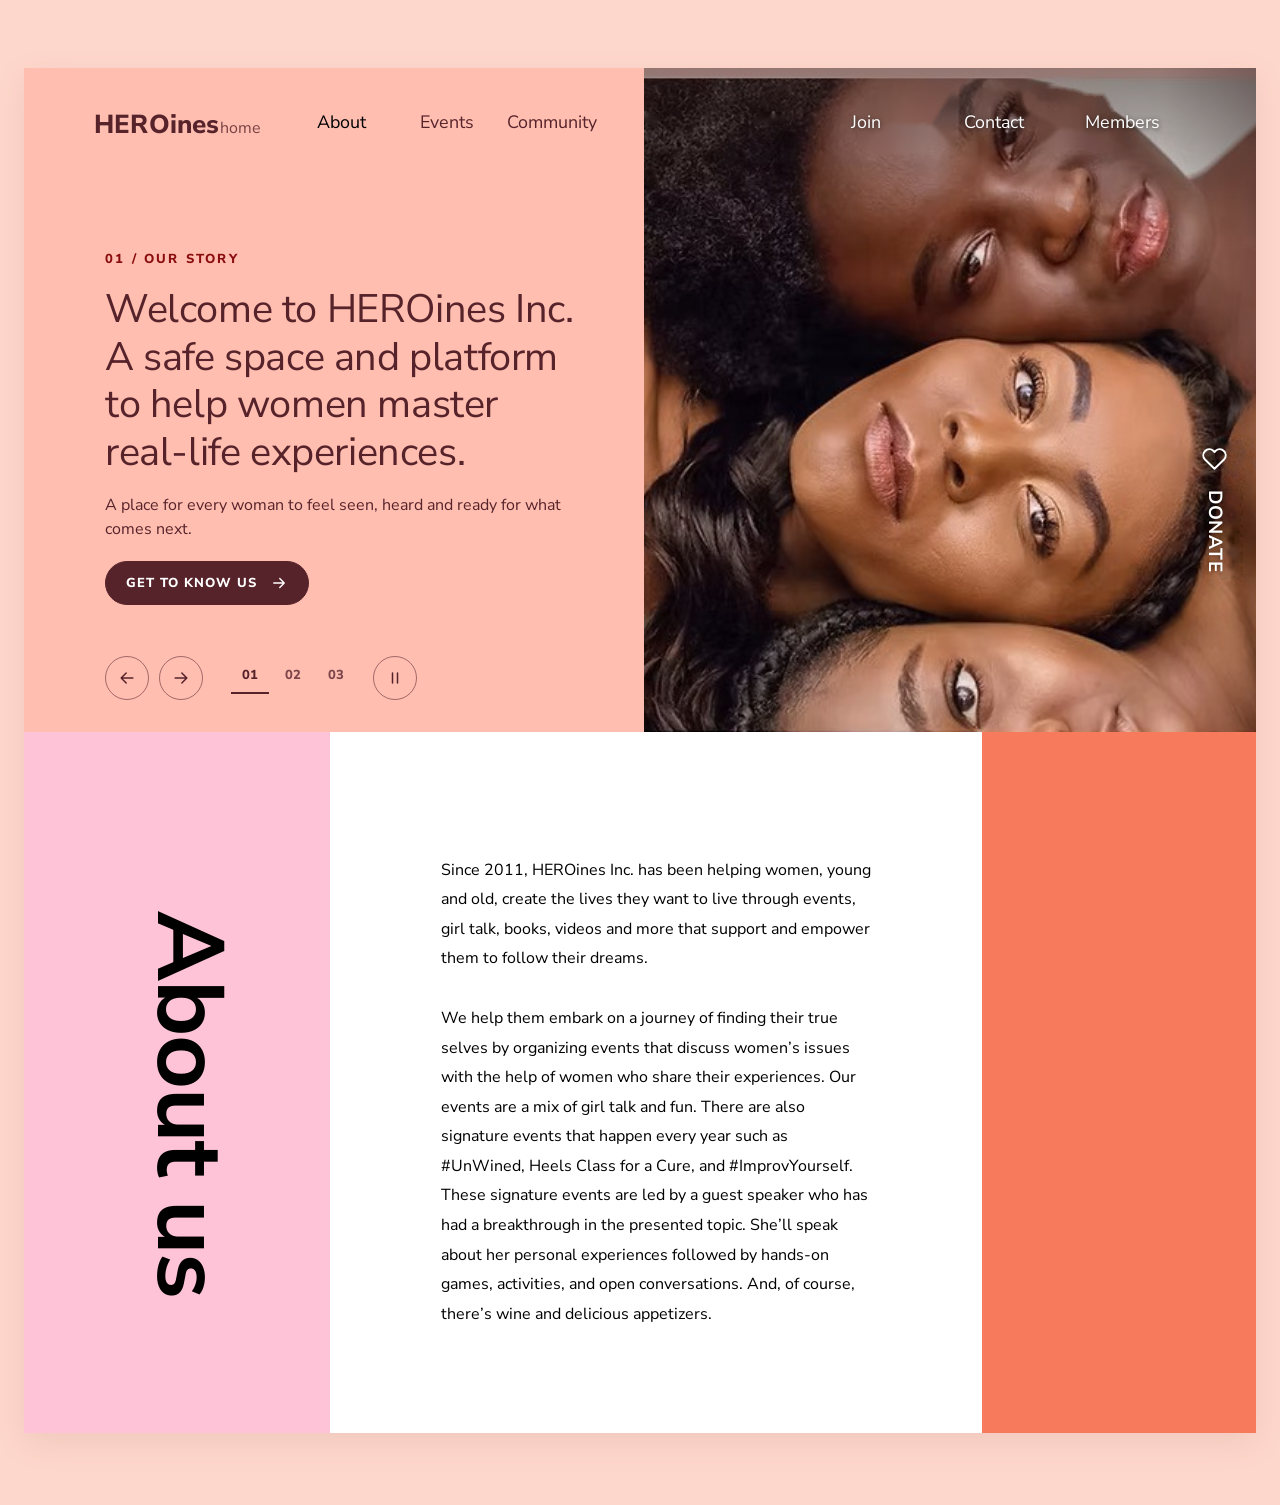
<file: index.html>
<!DOCTYPE html>
<html lang="en">
<head>
  <meta charset="utf-8">
  <meta name="viewport" content="width=device-width, initial-scale=1">
  <meta name="description" content="About HEROines Inc. — a safe space and platform helping women master real-life experiences since 2011.">
  <title>About us | HEROines Inc.</title>

  <!-- Avenir Next is the design's font; Nunito Sans is the closest free
       stand-in for everyone who does not have it installed. -->
  <link rel="preconnect" href="https://fonts.googleapis.com">
  <link rel="preconnect" href="https://fonts.gstatic.com" crossorigin>
  <link rel="stylesheet"
        href="https://fonts.googleapis.com/css2?family=Nunito+Sans:wght@400;700;800&display=swap">

  <link rel="stylesheet" href="styles.css">
  <script src="hero-slideshow.js" defer></script>
</head>
<body>

  <!-- Page frame: the whole site sits on the blush page background -->
  <div class="page">

    <!-- ============ HERO ============ -->
    <header class="hero hero--slideshow" data-hero-slideshow>

      <!-- The first photo and copy are real HTML so the hero still works without JavaScript. -->
      <div class="hero__panes">
        <div class="hero__pane hero__pane--flat"></div>
        <div class="hero__pane hero__pane--photo" data-slide-photos>
          <img class="hero__photo is-active" src="images/hero.jpg" width="443" height="453"
               fetchpriority="high" alt="Three women lying close together and looking at the camera">
        </div>
      </div>

      <!-- main navigation, laid over both panes -->
      <nav class="nav" aria-label="Main">
        <a class="brand" href="index.html">
          <span class="brand__name">HEROines</span><span class="brand__home">home</span>
        </a>

        <ul class="nav__list">
          <li class="nav__item">
            <a class="nav__link is-current" href="index.html" aria-current="page"><span class="nav__label">About</span></a>
          </li>
          <li class="nav__item">
            <a class="nav__link" href="events.html"><span class="nav__label">Events</span></a>
          </li>
          <li class="nav__item">
            <a class="nav__link" href="#"><span class="nav__label">Community</span></a>
          </li>
          <!-- the last three items sit on the photograph, so their hover
               rule is drawn in white (see .nav__item--photo) -->
          <li class="nav__item nav__item--photo">
            <a class="nav__link" href="#"><span class="nav__label">Join</span></a>
          </li>
          <li class="nav__item nav__item--photo">
            <a class="nav__link" href="#"><span class="nav__label">Contact</span></a>
          </li>
          <li class="nav__item nav__item--photo">
            <a class="nav__link" href="#"><span class="nav__label">Members</span></a>
          </li>
        </ul>
      </nav>

      <!-- Featured story. Text, link and photograph change together. -->
      <div class="hero-slide__content" data-slide-content>
        <p class="hero-slide__eyebrow" data-slide-eyebrow>01 / Our story</p>
        <h1 class="hero__title" data-slide-title>Welcome to HEROines Inc.<br> A safe space and platform<br> to help women master<br> real-life experiences.</h1>
        <p class="hero-slide__description" data-slide-description>A place for every woman to feel seen, heard and ready for what comes next.</p>
        <a class="hero-slide__link" href="#about" data-slide-link>
          <span data-slide-link-label>Get to know us</span>
          <svg viewBox="0 0 24 24" aria-hidden="true"><path d="M5 12h14m-6-6 6 6-6 6"/></svg>
        </a>
      </div>

      <!-- Controls are shown only after the slideshow script has initialized. -->
      <div class="hero-carousel" role="group" aria-label="Featured stories controls" hidden>
        <button class="hero-carousel__arrow" type="button" data-slide-prev aria-label="Previous slide">
          <svg viewBox="0 0 24 24" aria-hidden="true"><path d="M19 12H5m6-6-6 6 6 6"/></svg>
        </button>
        <button class="hero-carousel__arrow" type="button" data-slide-next aria-label="Next slide">
          <svg viewBox="0 0 24 24" aria-hidden="true"><path d="M5 12h14m-6-6 6 6-6 6"/></svg>
        </button>
        <div class="hero-carousel__pagination" role="group" aria-label="Choose a featured story" data-slide-pagination></div>
        <button class="hero-carousel__toggle" type="button" data-slide-toggle aria-label="Pause slideshow">
          <svg class="hero-carousel__icon--pause" viewBox="0 0 24 24" aria-hidden="true"><path d="M9 6v12m6-12v12"/></svg>
          <svg class="hero-carousel__icon--play" viewBox="0 0 24 24" aria-hidden="true"><path d="m9 6 9 6-9 6Z"/></svg>
        </button>
      </div>
      <p class="visually-hidden" role="status" aria-live="polite" data-slide-status></p>

      <!-- vertical donate button -->
      <a class="donate" href="#">
        <svg class="donate__heart" viewBox="0 0 24 24" aria-hidden="true">
          <path d="M12 20.5 3.9 12.6a5 5 0 0 1 7.1-7l1 1 1-1a5 5 0 0 1 7.1 7Z"/>
        </svg>
        <span class="donate__label">Donate</span>
      </a>

    </header>

    <!-- ============ ABOUT ============ -->
    <main class="about" id="about">

      <div class="about__heading">
        <h2 class="about__title">About us</h2>
      </div>

      <div class="about__body">
        <div class="about__copy">
          <p>Since 2011, HEROines Inc. has been helping women, young and old, create the lives they
            want to live through events, girl talk, books, videos and more that support and empower
            them to follow their dreams.</p>

          <p>We help them embark on a journey of finding their true selves by organizing events that
            discuss women&rsquo;s issues with the help of women who share their experiences. Our
            events are a mix of girl talk and fun. There are also signature events that happen every
            year such as #UnWined, Heels Class for a Cure, and #ImprovYourself. These signature
            events are led by a guest speaker who has had a breakthrough in the presented topic.
            She&rsquo;ll speak about her personal experiences followed by hands-on games, activities,
            and open conversations. And, of course, there&rsquo;s wine and delicious appetizers.</p>
        </div>
      </div>

      <div class="about__accent" role="presentation"></div>

    </main>
  </div>

</body>
</html>
</file>
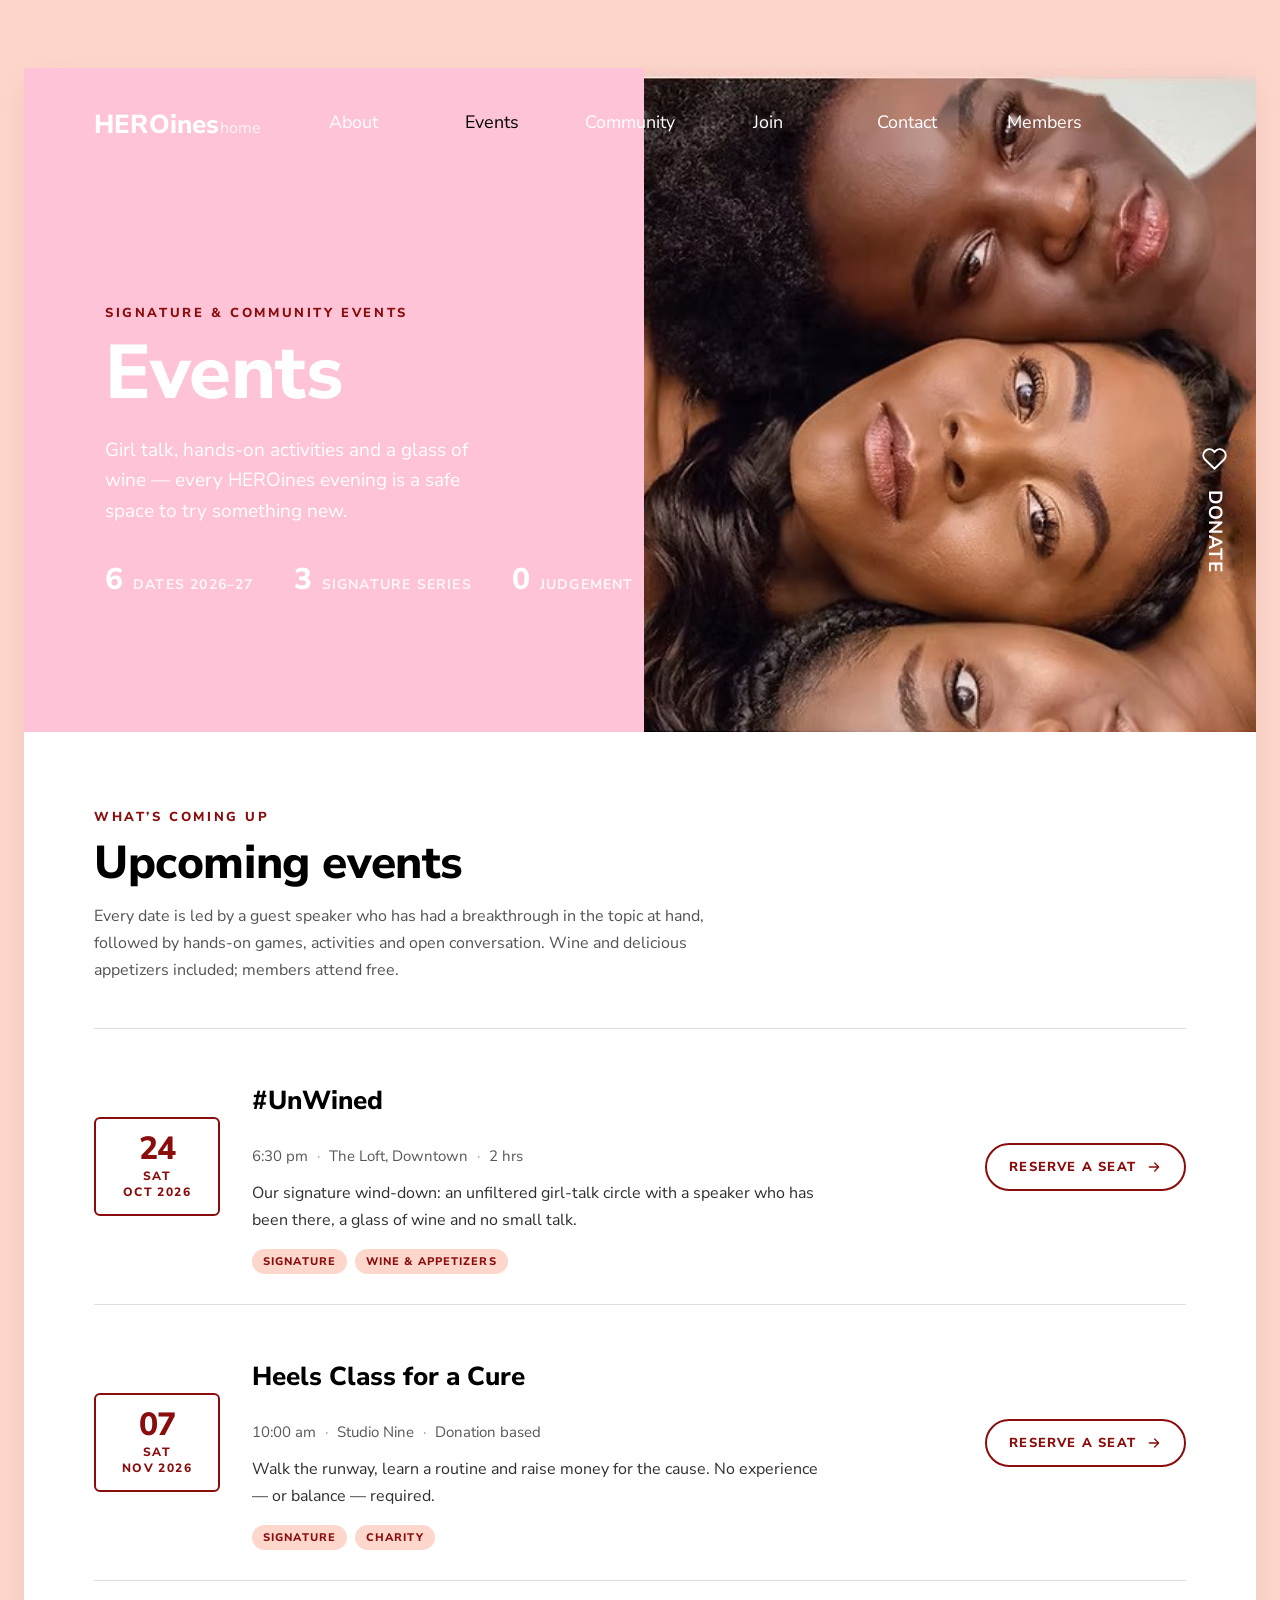
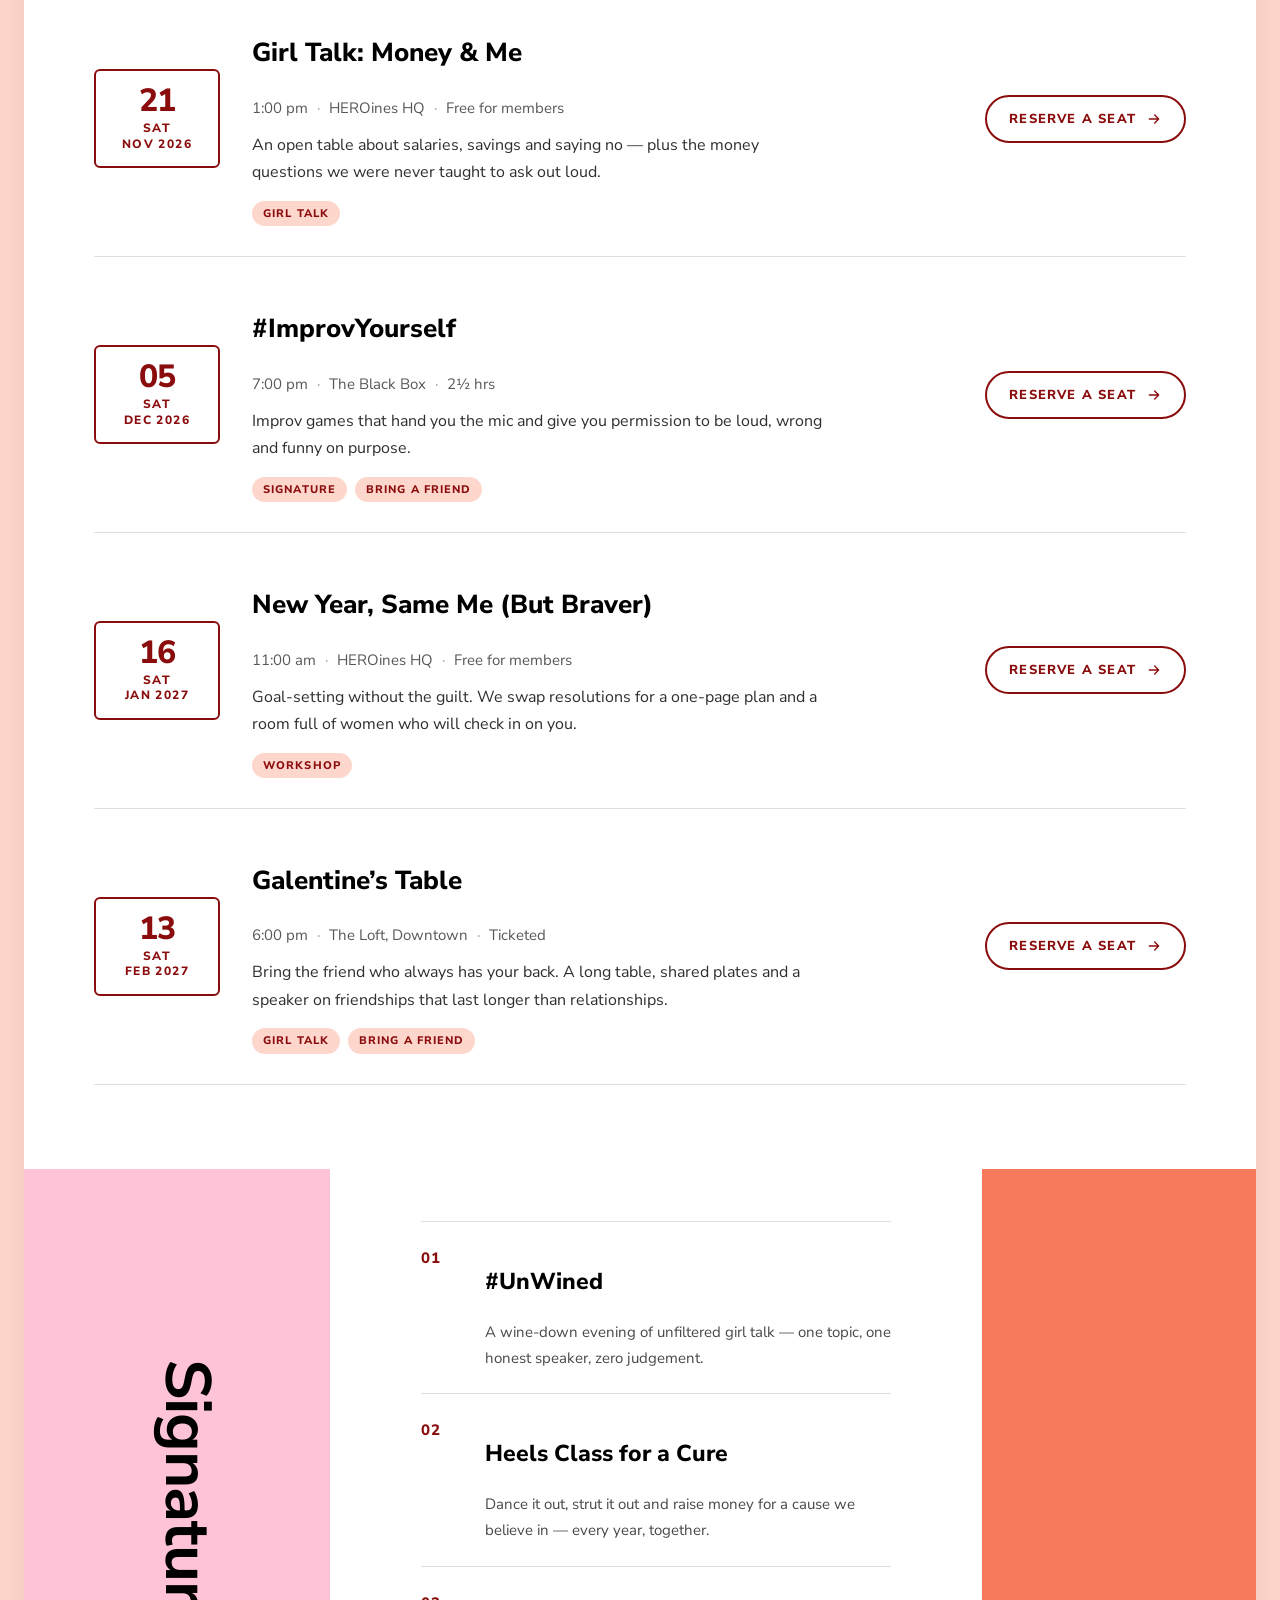
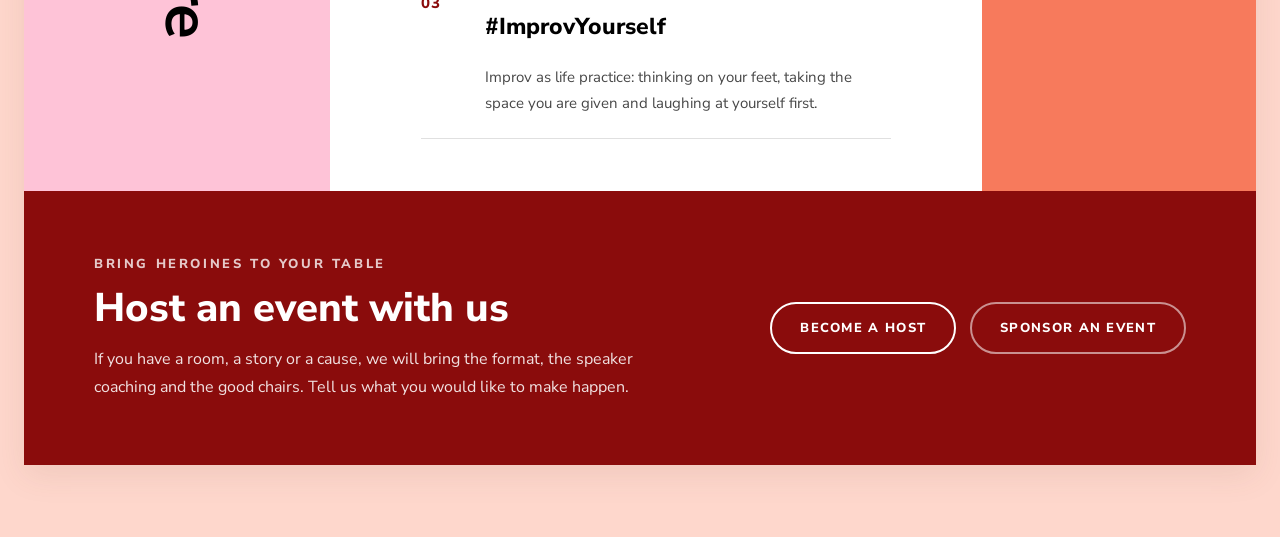
<file: events.html>
<!DOCTYPE html>
<html lang="en">
<head>
  <meta charset="utf-8">
  <meta name="viewport" content="width=device-width, initial-scale=1">
  <meta name="description" content="HEROines Inc. events — #UnWined, Heels Class for a Cure, #ImprovYourself and more girl-talk evenings. Safe space, great speaker, wine and appetizers.">
  <title>Events | HEROines Inc.</title>

  <!-- Avenir Next is the design's font; Nunito Sans is the closest free
       stand-in for everyone who does not have it installed. -->
  <link rel="preconnect" href="https://fonts.googleapis.com">
  <link rel="preconnect" href="https://fonts.gstatic.com" crossorigin>
  <link rel="stylesheet"
        href="https://fonts.googleapis.com/css2?family=Nunito+Sans:wght@400;700;800&display=swap">

  <link rel="stylesheet" href="styles.css">
</head>
<body>

  <!-- Page frame: the whole site sits on the blush page background -->
  <div class="page">

    <!-- ============ HERO / BANNER ============ -->
    <header class="hero hero--events">

      <!-- pink pane + photo pane -->
      <div class="hero__panes">
        <div class="hero__pane hero__pane--flat"></div>
        <div class="hero__pane hero__pane--photo">
          <img class="hero__photo" src="images/hero.jpg"
               alt="Three women resting their heads together and smiling at the camera">
        </div>
      </div>

      <!-- main navigation, laid over both panes -->
      <nav class="nav" aria-label="Main">
        <a class="brand" href="index.html">
          <span class="brand__name">HEROines</span><span class="brand__home">home</span>
        </a>

        <ul class="nav__list">
          <li class="nav__item">
            <a class="nav__link" href="index.html"><span class="nav__label">About</span></a>
          </li>
          <li class="nav__item">
            <a class="nav__link is-current" href="events.html" aria-current="page"><span class="nav__label">Events</span></a>
          </li>
          <li class="nav__item">
            <a class="nav__link" href="#"><span class="nav__label">Community</span></a>
          </li>
          <!-- the last three items sit on the photograph, so their hover
               rule is drawn in white (see .nav__item--photo) -->
          <li class="nav__item nav__item--photo">
            <a class="nav__link" href="#"><span class="nav__label">Join</span></a>
          </li>
          <li class="nav__item nav__item--photo">
            <a class="nav__link" href="#"><span class="nav__label">Contact</span></a>
          </li>
          <li class="nav__item nav__item--photo">
            <a class="nav__link" href="#"><span class="nav__label">Members</span></a>
          </li>
        </ul>
      </nav>

      <!-- banner copy -->
      <div class="event-hero__copy">
        <p class="eyebrow event-hero__eyebrow">Signature &amp; community events</p>

        <h1 class="event-hero__title">Events</h1>

        <p class="event-hero__lede">Girl talk, hands-on activities and a glass of wine — every
          HEROines evening is a safe space to try something new.</p>

        <div class="event-hero__meta">
          <p class="event-hero__stat"><b>6</b><span>Dates 2026&ndash;27</span></p>
          <p class="event-hero__stat"><b>3</b><span>Signature series</span></p>
          <p class="event-hero__stat"><b>0</b><span>Judgement</span></p>
        </div>
      </div>

      <!-- vertical donate button -->
      <a class="donate" href="#">
        <svg class="donate__heart" viewBox="0 0 24 24" aria-hidden="true">
          <path d="M12 20.5 3.9 12.6a5 5 0 0 1 7.1-7l1 1 1-1a5 5 0 0 1 7.1 7Z"/>
        </svg>
        <span class="donate__label">Donate</span>
      </a>

    </header>

    <!-- ============ UPCOMING LIST ============ -->
    <main class="events" id="upcoming">

      <div class="events__head">
        <p class="eyebrow event-hero__eyebrow">What&rsquo;s coming up</p>
        <h2 class="events__title">Upcoming events</h2>
        <p class="events__note">Every date is led by a guest speaker who has had a breakthrough in the
          topic at hand, followed by hands-on games, activities and open conversation. Wine and
          delicious appetizers included; members attend free.</p>
      </div>

      <ul class="event-list">

        <li class="event">
          <p class="event__date">
            <span class="event__day">24</span>
            <span class="event__month">Sat<br>Oct 2026</span>
          </p>

          <div class="event__info">
            <h3 class="event__name">#UnWined</h3>
            <p class="event__meta">
              <span>6:30 pm</span><span>The Loft, Downtown</span><span>2 hrs</span>
            </p>
            <p class="event__blurb">Our signature wind-down: an unfiltered girl-talk circle with a
              speaker who has been there, a glass of wine and no small talk.</p>
            <p class="event__tags">
              <span class="event__tag">Signature</span>
              <span class="event__tag">Wine &amp; appetizers</span>
            </p>
          </div>

          <a class="event__more" href="#">
            Reserve a seat
            <svg viewBox="0 0 24 24" aria-hidden="true"><path d="M5 12h14M13 6l6 6-6 6"/></svg>
          </a>
        </li>

        <li class="event">
          <p class="event__date">
            <span class="event__day">07</span>
            <span class="event__month">Sat<br>Nov 2026</span>
          </p>

          <div class="event__info">
            <h3 class="event__name">Heels Class for a Cure</h3>
            <p class="event__meta">
              <span>10:00 am</span><span>Studio Nine</span><span>Donation based</span>
            </p>
            <p class="event__blurb">Walk the runway, learn a routine and raise money for the cause.
              No experience &mdash; or balance &mdash; required.</p>
            <p class="event__tags">
              <span class="event__tag">Signature</span>
              <span class="event__tag">Charity</span>
            </p>
          </div>

          <a class="event__more" href="#">
            Reserve a seat
            <svg viewBox="0 0 24 24" aria-hidden="true"><path d="M5 12h14M13 6l6 6-6 6"/></svg>
          </a>
        </li>

        <li class="event">
          <p class="event__date">
            <span class="event__day">21</span>
            <span class="event__month">Sat<br>Nov 2026</span>
          </p>

          <div class="event__info">
            <h3 class="event__name">Girl Talk: Money &amp; Me</h3>
            <p class="event__meta">
              <span>1:00 pm</span><span>HEROines HQ</span><span>Free for members</span>
            </p>
            <p class="event__blurb">An open table about salaries, savings and saying no &mdash; plus
              the money questions we were never taught to ask out loud.</p>
            <p class="event__tags">
              <span class="event__tag">Girl talk</span>
            </p>
          </div>

          <a class="event__more" href="#">
            Reserve a seat
            <svg viewBox="0 0 24 24" aria-hidden="true"><path d="M5 12h14M13 6l6 6-6 6"/></svg>
          </a>
        </li>

        <li class="event">
          <p class="event__date">
            <span class="event__day">05</span>
            <span class="event__month">Sat<br>Dec 2026</span>
          </p>

          <div class="event__info">
            <h3 class="event__name">#ImprovYourself</h3>
            <p class="event__meta">
              <span>7:00 pm</span><span>The Black Box</span><span>2&frac12; hrs</span>
            </p>
            <p class="event__blurb">Improv games that hand you the mic and give you permission to be
              loud, wrong and funny on purpose.</p>
            <p class="event__tags">
              <span class="event__tag">Signature</span>
              <span class="event__tag">Bring a friend</span>
            </p>
          </div>

          <a class="event__more" href="#">
            Reserve a seat
            <svg viewBox="0 0 24 24" aria-hidden="true"><path d="M5 12h14M13 6l6 6-6 6"/></svg>
          </a>
        </li>

        <li class="event">
          <p class="event__date">
            <span class="event__day">16</span>
            <span class="event__month">Sat<br>Jan 2027</span>
          </p>

          <div class="event__info">
            <h3 class="event__name">New Year, Same Me (But Braver)</h3>
            <p class="event__meta">
              <span>11:00 am</span><span>HEROines HQ</span><span>Free for members</span>
            </p>
            <p class="event__blurb">Goal-setting without the guilt. We swap resolutions for a
              one-page plan and a room full of women who will check in on you.</p>
            <p class="event__tags">
              <span class="event__tag">Workshop</span>
            </p>
          </div>

          <a class="event__more" href="#">
            Reserve a seat
            <svg viewBox="0 0 24 24" aria-hidden="true"><path d="M5 12h14M13 6l6 6-6 6"/></svg>
          </a>
        </li>

        <li class="event">
          <p class="event__date">
            <span class="event__day">13</span>
            <span class="event__month">Sat<br>Feb 2027</span>
          </p>

          <div class="event__info">
            <h3 class="event__name">Galentine&rsquo;s Table</h3>
            <p class="event__meta">
              <span>6:00 pm</span><span>The Loft, Downtown</span><span>Ticketed</span>
            </p>
            <p class="event__blurb">Bring the friend who always has your back. A long table, shared
              plates and a speaker on friendships that last longer than relationships.</p>
            <p class="event__tags">
              <span class="event__tag">Girl talk</span>
              <span class="event__tag">Bring a friend</span>
            </p>
          </div>

          <a class="event__more" href="#">
            Reserve a seat
            <svg viewBox="0 0 24 24" aria-hidden="true"><path d="M5 12h14M13 6l6 6-6 6"/></svg>
          </a>
        </li>

      </ul>
    </main>

    <!-- ============ SIGNATURE SERIES BAND ============ -->
    <section class="highlights" aria-labelledby="highlights-title">

      <div class="highlights__heading">
        <h2 class="highlights__title" id="highlights-title">Signature</h2>
      </div>

      <div class="highlights__body">
        <div class="series">

          <div class="series__item">
            <p class="series__num">01</p>
            <div>
              <h3 class="series__name">#UnWined</h3>
              <p class="series__copy">A wine-down evening of unfiltered girl talk &mdash; one topic,
                one honest speaker, zero judgement.</p>
            </div>
          </div>

          <div class="series__item">
            <p class="series__num">02</p>
            <div>
              <h3 class="series__name">Heels Class for a Cure</h3>
              <p class="series__copy">Dance it out, strut it out and raise money for a cause we
                believe in &mdash; every year, together.</p>
            </div>
          </div>

          <div class="series__item">
            <p class="series__num">03</p>
            <div>
              <h3 class="series__name">#ImprovYourself</h3>
              <p class="series__copy">Improv as life practice: thinking on your feet, taking the
                space you are given and laughing at yourself first.</p>
            </div>
          </div>

        </div>
      </div>

      <div class="highlights__accent" role="presentation"></div>
    </section>

    <!-- ============ HOST / JOIN BAND ============ -->
    <section class="host" aria-labelledby="host-title">
      <div class="host__copy">
        <p class="eyebrow host__eyebrow">Bring HEROines to your table</p>
        <h2 class="host__title" id="host-title">Host an event with us</h2>
        <p class="host__text">If you have a room, a story or a cause, we will bring the format, the
          speaker coaching and the good chairs. Tell us what you would like to make happen.</p>
      </div>

      <div class="host__actions">
        <a class="host__btn" href="#">Become a host</a>
        <a class="host__btn host__btn--ghost" href="#">Sponsor an event</a>
      </div>
    </section>

  </div>

</body>
</html>
</file>
<file: styles.css>
/* ==========================================================================
   HEROines Inc. — About page
   Layout rebuilt from the design reference: a framed "strip" of two stacked
   blocks — the hero (peach pane + photo pane) and the about band
   (pink / white / orange columns) — sitting on a blush page background.
   The About hero is progressively enhanced by hero-slideshow.js.
   ========================================================================== */

/* ---------- Tokens ---------- */
:root {
  --bg:            #fed7cc;   /* page background                */
  --peach:         #ffbeb0;   /* hero pane                      */
  --pink:          #fec3d7;   /* about — left column            */
  --orange:        #f77a5c;   /* about — right accent column    */
  --ink:           #000000;   /* display type + body copy       */
  --nav-ink:       #000000;   /* active nav item                */
  --white:         #ffffff;
  --accent:        #8a0c0c;   /* hover colour (nav + events)    */
  --hero-ink:      #57232b;   /* readable ink on peach          */

  --shell:         1300px;    /* width of the framed strip      */
  --hero-h:        664px;
  --about-h:       701px;

  /* motion — one shared easing so every hover reads as the same gesture */
  --ease:          cubic-bezier(.22, .68, .28, 1);
  --dur:           .34s;

  --font-sans:  "Avenir Next", Avenir, "Nunito Sans", "Segoe UI", "Helvetica Neue", Helvetica, Arial, sans-serif;
  --font-stack: "Avenir Next", Avenir, "Nunito Sans", "Helvetica Neue", Helvetica, Arial, sans-serif;
}

/* ---------- Reset ---------- */
*,
*::before,
*::after { box-sizing: border-box; }

html { -webkit-text-size-adjust: 100%; }

body {
  margin: 0;
  padding: 0 24px;                 /* keeps the strip inside narrow viewports */
  background: var(--bg);
  color: var(--ink);
  font-family: var(--font-sans);
  -webkit-font-smoothing: antialiased;
}

img { display: block; max-width: 100%; }

h1, h2, p, ul { margin: 0; }

ul { padding: 0; list-style: none; }

a { color: inherit; text-decoration: none; }

.visually-hidden {
  position: absolute;
  width: 1px;
  height: 1px;
  padding: 0;
  margin: -1px;
  overflow: hidden;
  clip: rect(0, 0, 0, 0);
  white-space: nowrap;
  border: 0;
}

/* ---------- Page frame ---------- */
.page {
  max-width: var(--shell);
  margin: 68px auto 72px;
  box-shadow: 0 10px 30px rgba(122, 74, 62, .10);
}

/* ==========================================================================
   HERO
   ========================================================================== */
.hero {
  position: relative;
  min-height: var(--hero-h);
  overflow: hidden;
}

/* two panes: flat colour + photograph */
.hero__panes {
  display: grid;
  grid-template-columns: 50.3% 49.7%;
  min-height: var(--hero-h);
}

.hero__pane--flat { background: var(--peach); }

.hero__pane--photo { overflow: hidden; }

.hero__photo {
  width: 100%;
  height: 100%;
  object-fit: cover;
  object-position: 50% 50%;
}

/* ---------- Navigation ---------- */
.nav {
  position: absolute;
  inset: 0 0 auto 0;
  display: flex;
  align-items: center;
  padding: 38px 70px 0;
  z-index: 3;
}

.brand {
  display: inline-flex;
  align-items: baseline;
  color: var(--white);
  white-space: nowrap;
  transition: color var(--dur) var(--ease),
              transform var(--dur) var(--ease);
}

.brand__name {
  font-size: 26px;
  font-weight: 800;
  letter-spacing: .2px;
  line-height: 1;
}

.brand__home {
  font-size: 16px;
  font-weight: 400;
  line-height: 1;
  color: rgba(255, 255, 255, .82);
  transition: color var(--dur) var(--ease);
}

.nav__list {
  display: flex;
  margin-left: 36px;
}

.nav__item {
  width: 149px;
  text-align: center;
}

/* the animated hover lives on the link: the label is wrapped in
   .nav__label (the letter-spacing morph happens there), so the underline
   pseudo-element is free to grow from the centre. */
.nav__link {
  position: relative;
  display: inline-block;
  padding: 6px 2px 10px;
  font-size: 18px;
  font-weight: 400;
  line-height: 1.2;
  color: var(--white);
  transition: color var(--dur) var(--ease);
}

.nav__label {
  display: inline-block;
  transition: letter-spacing var(--dur) var(--ease),
              transform var(--dur) var(--ease),
              opacity var(--dur) var(--ease);
}

/* the rule that draws itself in on hover */
.nav__link::after {
  content: "";
  position: absolute;
  left: 0;
  right: 0;
  bottom: 3px;
  height: 2px;
  border-radius: 2px;
  background: var(--accent);
  transform: scaleX(0);
  transform-origin: 50% 50%;
  opacity: 0;
  transition: transform var(--dur) var(--ease),
              opacity var(--dur) var(--ease),
              background-color var(--dur) var(--ease);
}

/* ---------- Navbar hover: animated, colour #8A0C0C ----------
   colour .34s + a hair of letter-spacing + a small lift, and the rule
   sweeping out from the centre. */
.nav__link:hover,
.nav__link:focus-visible {
  color: var(--accent);
}

.nav__link:hover .nav__label,
.nav__link:focus-visible .nav__label {
  letter-spacing: .5px;
  transform: translateY(-1px);
}

.nav__link:hover::after,
.nav__link:focus-visible::after {
  transform: scaleX(1);
  opacity: 1;
}

/* the wordmark takes the same hover */
.brand:hover,
.brand:focus-visible {
  color: var(--accent);
  transform: translateY(-1px);
}

.brand:hover .brand__home,
.brand:focus-visible .brand__home { color: var(--accent); }

/* links that sit on the photograph draw their rule in white, because the
   accent red would disappear into the photo's shadows; every other link —
   including the current one — keeps the red rule */
.nav__item--photo .nav__link::after { background: var(--white); }

.nav__link.is-current { color: var(--nav-ink); }

.nav__link:focus-visible,
.brand:focus-visible,
.donate:focus-visible,
.event__more:focus-visible {
  outline: 2px solid currentColor;
  outline-offset: 4px;
  border-radius: 2px;
}

/* keyboard users get the same reveal without hovering */
.nav__link:focus-visible { outline-offset: 8px; }

@media (prefers-reduced-motion: reduce) {
  .nav__link,
  .nav__label,
  .nav__link::after,
  .brand,
  .brand__home,
  .event,
  .event__more { transition-duration: .01ms; }

  .nav__link:hover .nav__label,
  .nav__link:focus-visible .nav__label { transform: none; }
}

/* ---------- Headline ---------- */
.hero__title {
  position: absolute;
  top: 240px;
  left: 81px;
  width: min(570px, 44%);
  color: var(--white);
  font-size: 44px;
  font-weight: 400;
  line-height: 1.23;
  letter-spacing: .2px;
}

/* the four designed line breaks are hard-coded; on narrow screens the
   headline is allowed to re-flow freely instead */
@media (max-width: 1180px) {
  .hero__title br { display: none; }
}

/* ---------- About hero slideshow ---------- */
.hero--slideshow .hero__pane--photo {
  position: relative;
  background: #d6a092;
}

/* Keep every photo in the same frame; only the active one is visible. */
.hero--slideshow .hero__photo {
  position: absolute;
  inset: 0;
  opacity: 0;
  transition: opacity .65s var(--ease);
}

.hero--slideshow .hero__photo.is-active { opacity: 1; }

.hero--slideshow .hero__pane--photo::after {
  content: "";
  position: absolute;
  inset: 0;
  background:
    linear-gradient(to bottom, rgba(38, 20, 21, .48), transparent 180px),
    linear-gradient(to left, rgba(38, 20, 21, .28), transparent 95px);
  pointer-events: none;
}

.hero--slideshow .nav__item--photo .nav__link,
.hero--slideshow .donate { text-shadow: 0 1px 5px rgba(0, 0, 0, .65); }

/* Split the desktop links at the pane edge: the first three stay on peach,
   and the last three use the photo, even before the layout stacks. */
@media (min-width: 1181px) {
  .hero--slideshow .nav__list { flex: 1; margin-left: 28px; }
  .hero--slideshow .nav__item:nth-child(-n+3) {
    flex: 0 0 clamp(90px, calc(20.12vw - 152px), 120px);
  }
  .hero--slideshow .nav__item--photo { flex: 0 0 clamp(120px, 10vw, 145px); }
  .hero--slideshow .nav__item:nth-child(4) { margin-left: auto; }
  .hero--slideshow .nav__link { font-size: clamp(16px, 1.4vw, 18px); }
}

/* The flat peach pane needs dark ink for comfortable reading. */
.hero--slideshow .brand,
.hero--slideshow .nav__item:not(.nav__item--photo) .nav__link {
  color: var(--hero-ink);
}

.hero--slideshow .brand__home { color: rgba(87, 35, 43, .8); }
.hero--slideshow .nav__item:not(.nav__item--photo) .nav__link.is-current { color: var(--ink); }

.hero--slideshow .nav__item:not(.nav__item--photo) .nav__link:hover,
.hero--slideshow .nav__item:not(.nav__item--photo) .nav__link:focus-visible {
  color: var(--accent);
}

.hero-slide__content {
  position: absolute;
  z-index: 2;
  top: clamp(164px, 14.2vw, 185px);
  left: 81px;
  width: min(540px, calc(50.3% - 100px));
  color: var(--hero-ink);
}

.hero-slide__eyebrow {
  color: var(--accent);
  font-size: 13px;
  font-weight: 800;
  line-height: 1.4;
  letter-spacing: 2.2px;
  text-transform: uppercase;
}

.hero--slideshow .hero__title {
  position: static;
  width: auto;
  margin-top: 18px;
  color: inherit;
  font-size: clamp(34px, 3.1vw, 40px);
  line-height: 1.2;
  letter-spacing: -.4px;
  white-space: pre-line;
}

.hero-slide__description {
  max-width: 46ch;
  margin-top: 17px;
  font-size: 16px;
  line-height: 1.5;
}

.hero-slide__link {
  display: inline-flex;
  align-items: center;
  gap: 13px;
  margin-top: 20px;
  padding: 12px 20px;
  border: 1px solid var(--hero-ink);
  border-radius: 999px;
  background: var(--hero-ink);
  color: var(--white);
  font-size: 13px;
  font-weight: 800;
  letter-spacing: 1px;
  text-transform: uppercase;
  transition: background-color var(--dur) var(--ease), color var(--dur) var(--ease);
}

.hero-slide__link svg {
  width: 18px;
  height: 18px;
  fill: none;
  stroke: currentColor;
  stroke-width: 1.8;
  stroke-linecap: round;
  stroke-linejoin: round;
}

.hero-slide__link:hover { background: transparent; color: var(--hero-ink); }

.hero-slide__content.is-revealing { animation: hero-copy-in .5s var(--ease) both; }

@keyframes hero-copy-in {
  from { opacity: .15; transform: translateY(10px); }
  to   { opacity: 1; transform: translateY(0); }
}

.hero-carousel {
  position: absolute;
  z-index: 3;
  bottom: 32px;
  left: 81px;
  display: flex;
  align-items: center;
  gap: 10px;
  color: var(--hero-ink);
}

.hero-carousel[hidden] { display: none; }

.hero-carousel__arrow,
.hero-carousel__toggle {
  display: grid;
  place-items: center;
  width: 44px;
  height: 44px;
  padding: 0;
  border: 1px solid rgba(87, 35, 43, .55);
  border-radius: 50%;
  background: transparent;
  color: inherit;
  cursor: pointer;
  transition: color var(--dur) var(--ease), background-color var(--dur) var(--ease);
}

.hero-carousel__arrow:hover,
.hero-carousel__toggle:hover { background: var(--hero-ink); color: var(--white); }

.hero-carousel__arrow svg,
.hero-carousel__toggle svg {
  width: 20px;
  height: 20px;
  fill: none;
  stroke: currentColor;
  stroke-width: 1.8;
  stroke-linecap: round;
  stroke-linejoin: round;
}

.hero-carousel__pagination {
  display: flex;
  gap: 5px;
  margin-left: 18px;
}

.hero-carousel__dot {
  position: relative;
  width: 38px;
  height: 44px;
  padding: 0 0 5px;
  border: 0;
  background: transparent;
  color: rgba(87, 35, 43, .78);
  font: 800 13px/1 var(--font-sans);
  cursor: pointer;
  transition: color var(--dur) var(--ease);
}

.hero-carousel__dot::after {
  content: "";
  position: absolute;
  right: 0;
  bottom: 6px;
  left: 0;
  height: 2px;
  background: var(--hero-ink);
  transform: scaleX(0);
  transition: transform var(--dur) var(--ease);
}

.hero-carousel__dot:hover,
.hero-carousel__dot[aria-pressed="true"] { color: var(--hero-ink); }
.hero-carousel__dot[aria-pressed="true"]::after { transform: scaleX(1); }
.hero-carousel__toggle { margin-left: 8px; }
.hero-carousel__icon--play,
.hero-carousel__toggle[data-playing="false"] .hero-carousel__icon--pause { display: none; }
.hero-carousel__toggle[data-playing="false"] .hero-carousel__icon--play { display: block; }

.hero-slide__link:focus-visible,
.hero-carousel button:focus-visible {
  outline: 2px solid var(--accent);
  outline-offset: 4px;
}

.hero--slideshow .donate { z-index: 3; }

/* ---------- Donate (vertical) ---------- */
.donate {
  position: absolute;
  top: 376px;
  right: 27px;
  display: flex;
  flex-direction: column;
  align-items: center;
  gap: 17px;
  color: var(--white);
  text-transform: uppercase;
}

.donate__heart {
  width: 29px;
  height: 29px;
  fill: none;
  stroke: currentColor;
  stroke-width: 1.6;
  stroke-linejoin: round;
}

.donate__label {
  writing-mode: vertical-rl;
  font-size: 19px;
  font-weight: 700;
  letter-spacing: .5px;
  line-height: 1;
}

.donate:hover { opacity: .85; }

/* ==========================================================================
   ABOUT
   ========================================================================== */
.about {
  display: grid;
  grid-template-columns: 24.85% 52.9% 22.25%;
  min-height: var(--about-h);
  background: var(--white);
}

/* left pink column — vertical "About us" */
.about__heading {
  display: flex;
  align-items: center;
  justify-content: center;
  background: var(--pink);
}

.about__title {
  writing-mode: vertical-rl;
  font-family: var(--font-stack);
  font-size: 94px;
  font-weight: 700;
  line-height: 1;
  letter-spacing: -1px;
  color: var(--ink);
  transform: translate(12px, 22px);  /* optical centring inside the column */
}

/* middle white column — the copy */
.about__body {
  display: flex;
  align-items: center;
  justify-content: center;
  padding: 40px 30px;
}

.about__copy {
  max-width: 430px;
  font-size: 16px;
  line-height: 1.85;
  color: var(--ink);
  transform: translateY(10px);  /* the copy sits a hair below dead centre */
}

.about__copy p + p { margin-top: 30px; }

/* right orange accent column */
.about__accent { background: var(--orange); }

/* ==========================================================================
   EVENTS PAGE (events.html)
   The same frame as the about page — a 664 px hero block, then a banded
   section. The bands are built from the about page's palette (pink column,
   white middle, orange accent) plus #8A0C0C, so the two pages read as one
   site while the event list stays the loudest thing on the screen.
   ========================================================================== */

/* ---------- Banner ---------- */
.hero--events .hero__pane--flat { background: var(--pink); }

@media (min-width: 1181px) and (max-width: 1347px) {
  .hero--events .nav__list { margin-left: 24px; }
  .hero--events .nav__item { width: clamp(118px, 10.8vw, 145px); }
  .hero--events .nav__link { font-size: clamp(16px, 1.4vw, 18px); }
}

.event-hero__copy {
  position: absolute;
  top: 236px;
  left: 81px;
  width: min(540px, 44%);
  color: var(--white);
}

.eyebrow {
  font-size: 13px;
  font-weight: 800;
  letter-spacing: 2.6px;
  text-transform: uppercase;
  line-height: 1.4;
}

.event-hero__eyebrow { color: var(--accent); }

.event-hero__title {
  margin-top: 14px;
  font-size: 76px;
  font-weight: 800;
  line-height: .98;
  letter-spacing: -.5px;
}

.event-hero__lede {
  margin-top: 24px;
  font-size: 19px;
  line-height: 1.62;
  max-width: 34ch;
}

.event-hero__meta {
  display: flex;
  flex-wrap: wrap;
  gap: 14px 40px;
  margin-top: 38px;
}

.event-hero__stat {
  display: flex;
  align-items: baseline;
  gap: 10px;
}

.event-hero__stat b {
  font-size: 30px;
  font-weight: 800;
  line-height: 1;
}

.event-hero__stat span {
  font-size: 14px;
  font-weight: 700;
  letter-spacing: 1.2px;
  text-transform: uppercase;
  color: rgba(255, 255, 255, .86);
}

/* ---------- Upcoming list ---------- */
.events {
  background: var(--white);
  padding: 76px 70px 84px;
}

.events__head {
  max-width: 62ch;
}

.events__title {
  margin-top: 12px;
  font-size: 46px;
  font-weight: 800;
  line-height: 1.1;
  letter-spacing: -.4px;
}

.events__note {
  margin-top: 14px;
  font-size: 16px;
  line-height: 1.7;
  color: rgba(0, 0, 0, .68);
}

.event-list { margin-top: 44px; }

.event {
  position: relative;
  display: grid;
  grid-template-columns: 126px minmax(0, 1fr) max-content;
  align-items: center;
  gap: 32px;
  padding: 30px 0;
  border-top: 1px solid rgba(0, 0, 0, .12);
  transition: background-color var(--dur) var(--ease),
              padding var(--dur) var(--ease);
}

.event:last-child { border-bottom: 1px solid rgba(0, 0, 0, .12); }

.event::before {
  content: "";
  position: absolute;
  top: 0;
  bottom: 0;
  left: -70px;
  width: 4px;
  background: var(--accent);
  transform: scaleY(0);
  transform-origin: 50% 50%;
  transition: transform var(--dur) var(--ease);
}

.event:hover { background: #fff5f3; }

.event:hover::before { transform: scaleY(1); }

/* on the wide layout the row also opens a little on hover; the list is
   single column further down, where that would only eat the text width */
@media (min-width: 1181px) {
  .event:hover { padding-left: 18px; padding-right: 18px; }
}

/* date chip */
.event__date {
  display: grid;
  justify-items: center;
  gap: 4px;
  padding: 14px 8px;
  border: 2px solid var(--accent);
  border-radius: 6px;
  color: var(--accent);
  text-align: center;
  transition: background-color var(--dur) var(--ease),
              color var(--dur) var(--ease),
              transform var(--dur) var(--ease);
}

.event:hover .event__date {
  background: var(--accent);
  color: var(--white);
  transform: translateY(-3px);
}

.event__day {
  font-size: 32px;
  font-weight: 800;
  line-height: 1;
  letter-spacing: -.5px;
}

.event__month {
  font-size: 12px;
  font-weight: 800;
  letter-spacing: 1.4px;
  text-transform: uppercase;
  line-height: 1.3;
}

/* date block variant for the banner headline row */
.event__name {
  font-size: 26px;
  font-weight: 800;
  line-height: 1.25;
  transition: color var(--dur) var(--ease);
}

.event:hover .event__name { color: var(--accent); }

.event__meta {
  margin-top: 10px;
  font-size: 15px;
  line-height: 1.6;
  color: rgba(0, 0, 0, .66);
}

.event__meta span + span::before {
  content: "·";
  margin: 0 9px;
  color: rgba(0, 0, 0, .38);
}

.event__blurb {
  margin-top: 12px;
  max-width: 58ch;
  font-size: 16px;
  line-height: 1.72;
  color: rgba(0, 0, 0, .82);
}

.event__tags {
  display: flex;
  flex-wrap: wrap;
  gap: 8px;
  margin-top: 14px;
}

.event__tag {
  padding: 5px 11px;
  border-radius: 999px;
  background: var(--bg);
  color: var(--accent);
  font-size: 11px;
  font-weight: 800;
  letter-spacing: 1.1px;
  text-transform: uppercase;
  line-height: 1.4;
}

/* call to action — inverts to #8A0C0C on hover */
.event__more {
  justify-self: end;
  display: inline-flex;
  align-items: center;
  gap: 10px;
  padding: 13px 22px;
  border: 2px solid var(--accent);
  border-radius: 999px;
  color: var(--accent);
  font-size: 13px;
  font-weight: 800;
  letter-spacing: 1.2px;
  text-transform: uppercase;
  white-space: nowrap;
  transition: background-color var(--dur) var(--ease),
              color var(--dur) var(--ease);
}

.event__more svg {
  width: 16px;
  height: 16px;
  fill: none;
  stroke: currentColor;
  stroke-width: 2;
  stroke-linecap: round;
  stroke-linejoin: round;
  transition: transform var(--dur) var(--ease);
}

.event:hover .event__more,
.event__more:hover {
  background: var(--accent);
  color: var(--white);
}

.event:hover .event__more svg { transform: translateX(5px); }

/* ---------- Signature series band ---------- */
.highlights {
  display: grid;
  grid-template-columns: 24.85% 52.9% 22.25%;
  min-height: 520px;
  background: var(--white);
}

.highlights__heading {
  display: flex;
  align-items: center;
  justify-content: center;
  background: var(--pink);
}

.highlights__title {
  writing-mode: vertical-rl;
  font-family: var(--font-stack);
  font-size: 64px;
  font-weight: 700;
  line-height: 1;
  letter-spacing: -1px;
  transform: translate(10px, 18px);
}

.highlights__body {
  display: flex;
  align-items: center;
  padding: 52px 44px;
}

.series {
  width: 100%;
  max-width: 470px;
  margin: 0 auto;
}

.series__item {
  display: grid;
  grid-template-columns: 46px minmax(0, 1fr);
  gap: 18px;
  padding: 22px 0;
  border-top: 1px solid rgba(0, 0, 0, .12);
}

.series__item:last-child { border-bottom: 1px solid rgba(0, 0, 0, .12); }

.series__num {
  font-size: 15px;
  font-weight: 800;
  letter-spacing: 1px;
  color: var(--accent);
  line-height: 1.9;
}

.series__name {
  font-size: 23px;
  font-weight: 800;
  line-height: 1.3;
  transition: color var(--dur) var(--ease);
}

.series__item:hover .series__name { color: var(--accent); }

.series__copy {
  margin-top: 8px;
  font-size: 15px;
  line-height: 1.72;
  color: rgba(0, 0, 0, .72);
}

.highlights__accent { background: var(--orange); }

/* ---------- Host / join band ---------- */
.host {
  display: flex;
  flex-wrap: wrap;
  align-items: center;
  justify-content: space-between;
  gap: 32px 48px;
  padding: 64px 70px;
  background: var(--accent);
  color: var(--white);
}

.host__copy { max-width: 56ch; }

.host__title {
  margin-top: 12px;
  font-size: 40px;
  font-weight: 800;
  line-height: 1.12;
}

.host__text {
  margin-top: 16px;
  font-size: 16px;
  line-height: 1.72;
  color: rgba(255, 255, 255, .88);
}

.host__actions {
  display: flex;
  flex-wrap: wrap;
  gap: 14px;
}

.host__btn {
  display: inline-flex;
  align-items: center;
  gap: 10px;
  padding: 15px 28px;
  border: 2px solid var(--white);
  border-radius: 999px;
  font-size: 13px;
  font-weight: 800;
  letter-spacing: 1.3px;
  text-transform: uppercase;
  transition: background-color var(--dur) var(--ease),
              color var(--dur) var(--ease);
}

.host__btn:hover { background: var(--white); color: var(--accent); }

.host__btn--ghost {
  border-color: rgba(255, 255, 255, .55);
  background: transparent;
}

.host__btn--ghost:hover {
  background: transparent;
  border-color: var(--white);
  color: var(--white);
}

.host__eyebrow { color: rgba(255, 255, 255, .78); }

/* ==========================================================================
   SMALL SCREENS — the two blocks stack
   ========================================================================== */
@media (max-width: 1180px) {
  .page { margin: 40px auto 48px; }

  /* the block becomes a single column that keeps the design's reading
     order: navigation + headline on the peach pane, photo underneath */
  .hero {
    display: flex;
    flex-direction: column;
    min-height: 0;
    background: var(--peach);
  }

  .hero__panes {
    order: 4;
    grid-template-columns: 1fr;
    min-height: 0;
  }

  .hero__pane--flat { display: none; }
  .hero__pane--photo { min-height: 300px; max-height: 60vh; }

  .nav {
    order: 1;
    position: static;
    flex-wrap: wrap;
    gap: 16px 24px;
    padding: 28px 28px 0;
  }

  .nav__list {
    flex-wrap: wrap;
    gap: 12px 26px;
    margin-left: 0;
  }

  .nav__item { width: auto; text-align: left; }

  .hero__title {
    order: 2;
    position: static;
    margin: 40px 28px 0;
    font-size: 32px;
    line-height: 1.3;
    width: auto;
    max-width: 30ch;
  }

  .donate {
    order: 3;
    position: static;
    align-self: flex-start;
    flex-direction: row;
    gap: 10px;
    margin: 28px 28px 36px;
    padding: 12px 20px;
    border-radius: 999px;
    background: var(--orange);
    color: var(--white);
    font-size: 17px;
  }

  .donate__heart { width: 22px; height: 22px; }
  .donate__label { writing-mode: horizontal-tb; font-weight: 800; }

  .about {
    grid-template-columns: 1fr;
    min-height: 0;
  }

  .about__heading { padding: 36px 28px; justify-content: flex-start; }

  .about__title {
    writing-mode: horizontal-tb;
    font-size: 52px;
    transform: none;
  }

  .about__body { padding: 40px 28px 48px; }

  .about__copy { max-width: 62ch; transform: none; }

  .about__accent { min-height: 90px; }
}

@media (max-width: 520px) {
  .hero__title { font-size: 27px; }
  .brand__name { font-size: 22px; }
  .about__title { font-size: 40px; }
  .about__copy { font-size: 15px; line-height: 1.75; }
}

/* ==========================================================================
   EVENTS PAGE — small screens (banner stacks, the list goes single-column)
   ========================================================================== */
@media (max-width: 1180px) {
  .event-hero__copy {
    order: 2;
    position: static;
    width: auto;
    max-width: 40ch;
    margin: 40px 28px 0;
  }

  .event-hero__title { font-size: 52px; }
  .event-hero__lede { margin-top: 18px; font-size: 17px; }
  .event-hero__meta { margin-top: 28px; gap: 12px 28px; }
  .event-hero__stat b { font-size: 25px; }

  .events { padding: 48px 28px 56px; }
  .events__title { font-size: 34px; }
  .event-list { margin-top: 30px; }

  .event {
    grid-template-columns: 104px minmax(0, 1fr);
    gap: 18px 22px;
    padding: 24px 0;
  }

  .event::before { left: -28px; width: 3px; }

  .event__name { font-size: 22px; }
  .event__more { grid-column: 1 / -1; justify-self: start; }

  .highlights { grid-template-columns: 1fr; min-height: 0; }

  .highlights__heading { justify-content: flex-start; padding: 34px 28px; }

  .highlights__title {
    writing-mode: horizontal-tb;
    font-size: 40px;
    transform: none;
  }

  .highlights__body { padding: 34px 28px 42px; }
  .series { max-width: none; }

  .host { padding: 46px 28px; }
  .host__title { font-size: 30px; }
}

@media (max-width: 520px) {
  .event-hero__title { font-size: 40px; }

  .event { grid-template-columns: 88px minmax(0, 1fr); }
  .event__day { font-size: 26px; }

  .events__note,
  .event__blurb { font-size: 15px; }

  .event__name,
  .event__meta,
  .series__name { overflow-wrap: anywhere; }

  .host__actions { width: 100%; }
  .host__btn { flex: 1 1 auto; justify-content: center; }
}

/* ---------- About slideshow on stacked layouts ---------- */
@media (max-width: 1180px) {
  .hero--slideshow .hero__panes { order: 5; }

  .hero--slideshow .hero__pane--photo {
    height: clamp(320px, 52vw, 500px);
    max-height: none;
  }

  .hero--slideshow .hero__pane--photo::after { display: none; }
  .hero--slideshow .nav__item--photo .nav__link,
  .hero--slideshow .donate { text-shadow: none; }

  /* On a stacked hero all six nav links sit on the peach pane. */
  .hero--slideshow .nav__item--photo .nav__link { color: var(--hero-ink); }
  .hero--slideshow .nav__item--photo .nav__link:hover,
  .hero--slideshow .nav__item--photo .nav__link:focus-visible { color: var(--accent); }
  .hero--slideshow .nav__item--photo .nav__link::after { background: var(--accent); }

  .hero-slide__content {
    position: static;
    order: 2;
    width: auto;
    max-width: 640px;
    margin: 42px 28px 0;
  }

  .hero--slideshow .hero__title {
    margin: 18px 0 0;
    font-size: clamp(32px, 4vw, 46px);
    white-space: normal;
  }

  .hero-carousel {
    position: static;
    order: 3;
    align-self: flex-start;
    margin: 28px 28px 0;
  }

  .hero--slideshow .donate { order: 4; margin: 24px 28px 34px; }
}

@media (max-width: 520px) {
  .hero-slide__content { margin: 34px 24px 0; }
  .hero--slideshow .hero__title { font-size: 30px; line-height: 1.22; }
  .hero-slide__description { font-size: 15px; }
  .hero-carousel { gap: 7px; margin: 22px 24px 0; }
  .hero-carousel__pagination { gap: 2px; margin-left: 4px; }
  .hero-carousel__dot { width: 31px; }
  .hero-carousel__toggle { margin-left: 2px; }
  .hero--slideshow .donate { margin: 20px 24px 28px; }
  .hero--slideshow .hero__pane--photo { height: 320px; }
}

@media (max-width: 355px) {
  .hero-carousel { flex-wrap: wrap; max-width: calc(100% - 48px); }
  .hero-carousel__pagination { order: 2; width: 100%; margin-left: 0; }
}

@media (prefers-reduced-motion: reduce) {
  .hero--slideshow .hero__photo,
  .hero-slide__link,
  .hero-carousel button,
  .hero-carousel__dot::after { transition: none; }

  .hero-slide__content.is-revealing { animation: none; }
  .hero-carousel__toggle { display: none; }
}
</file>
